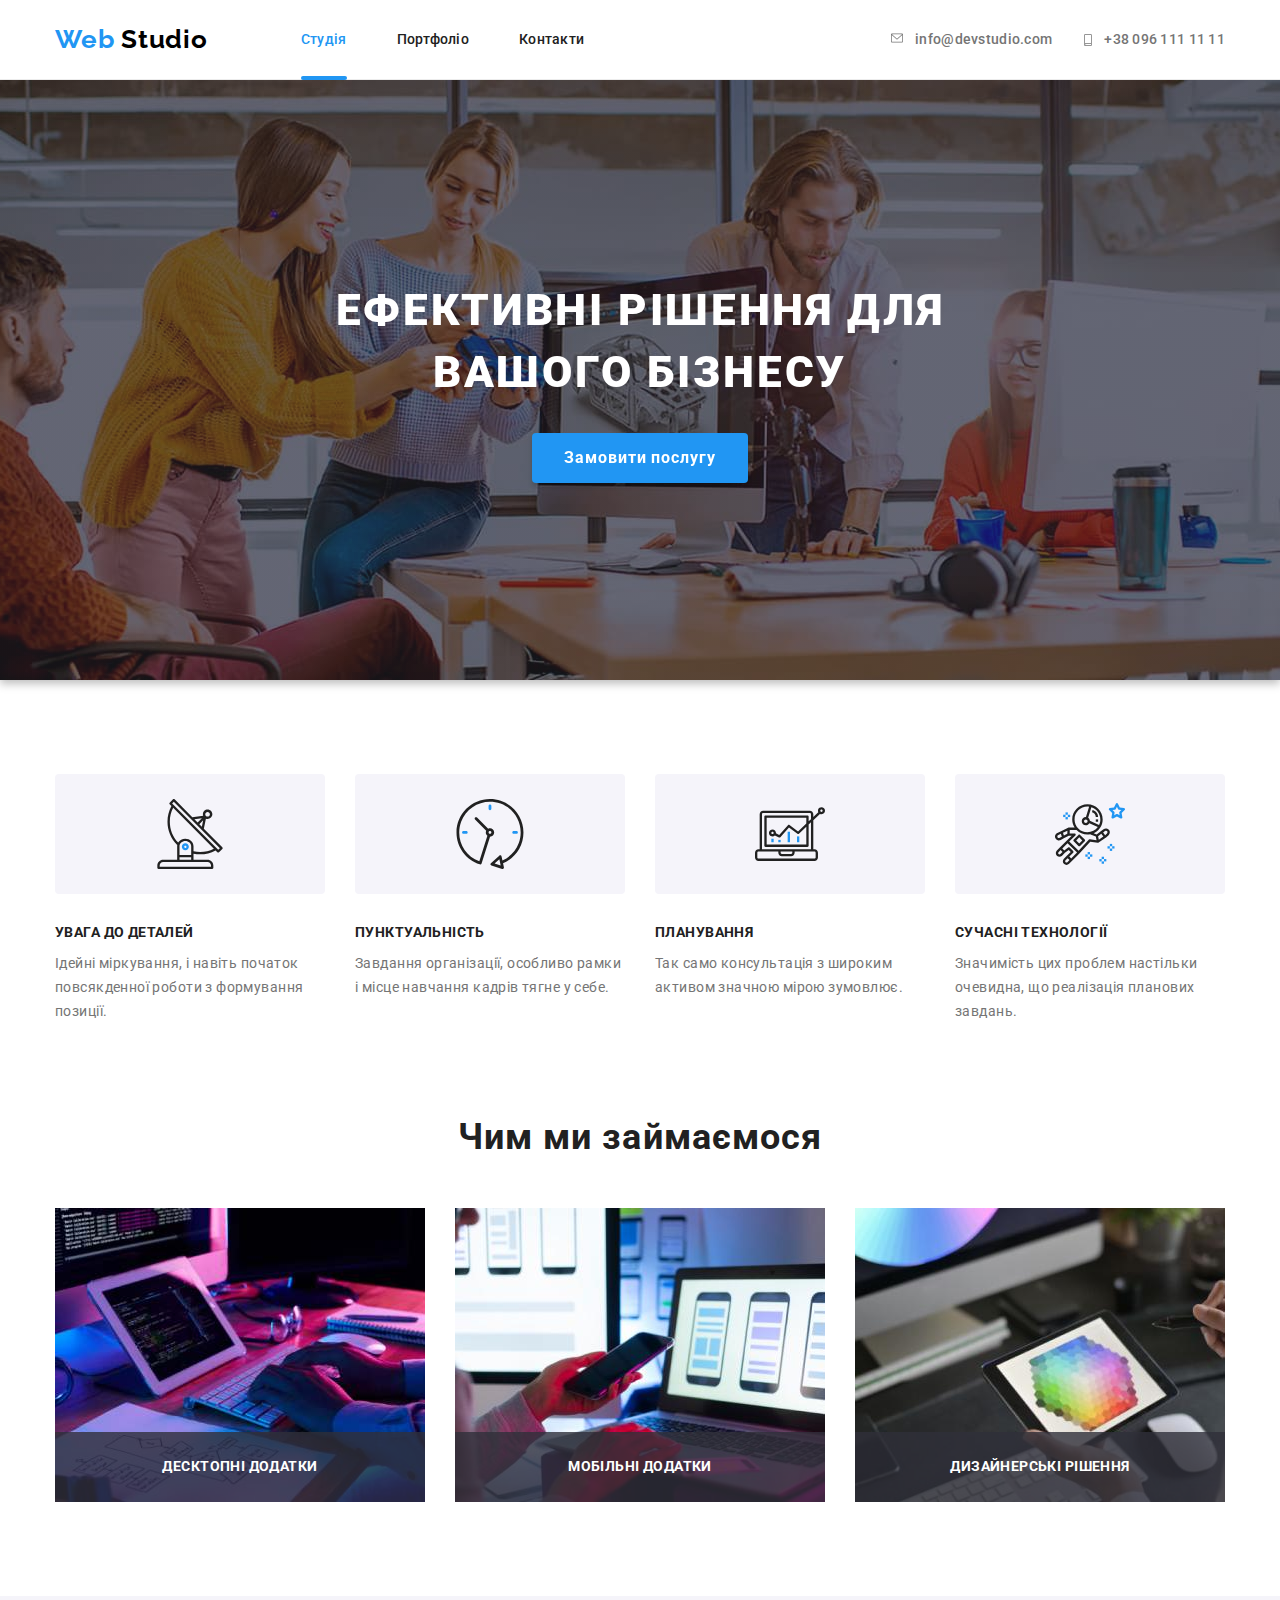
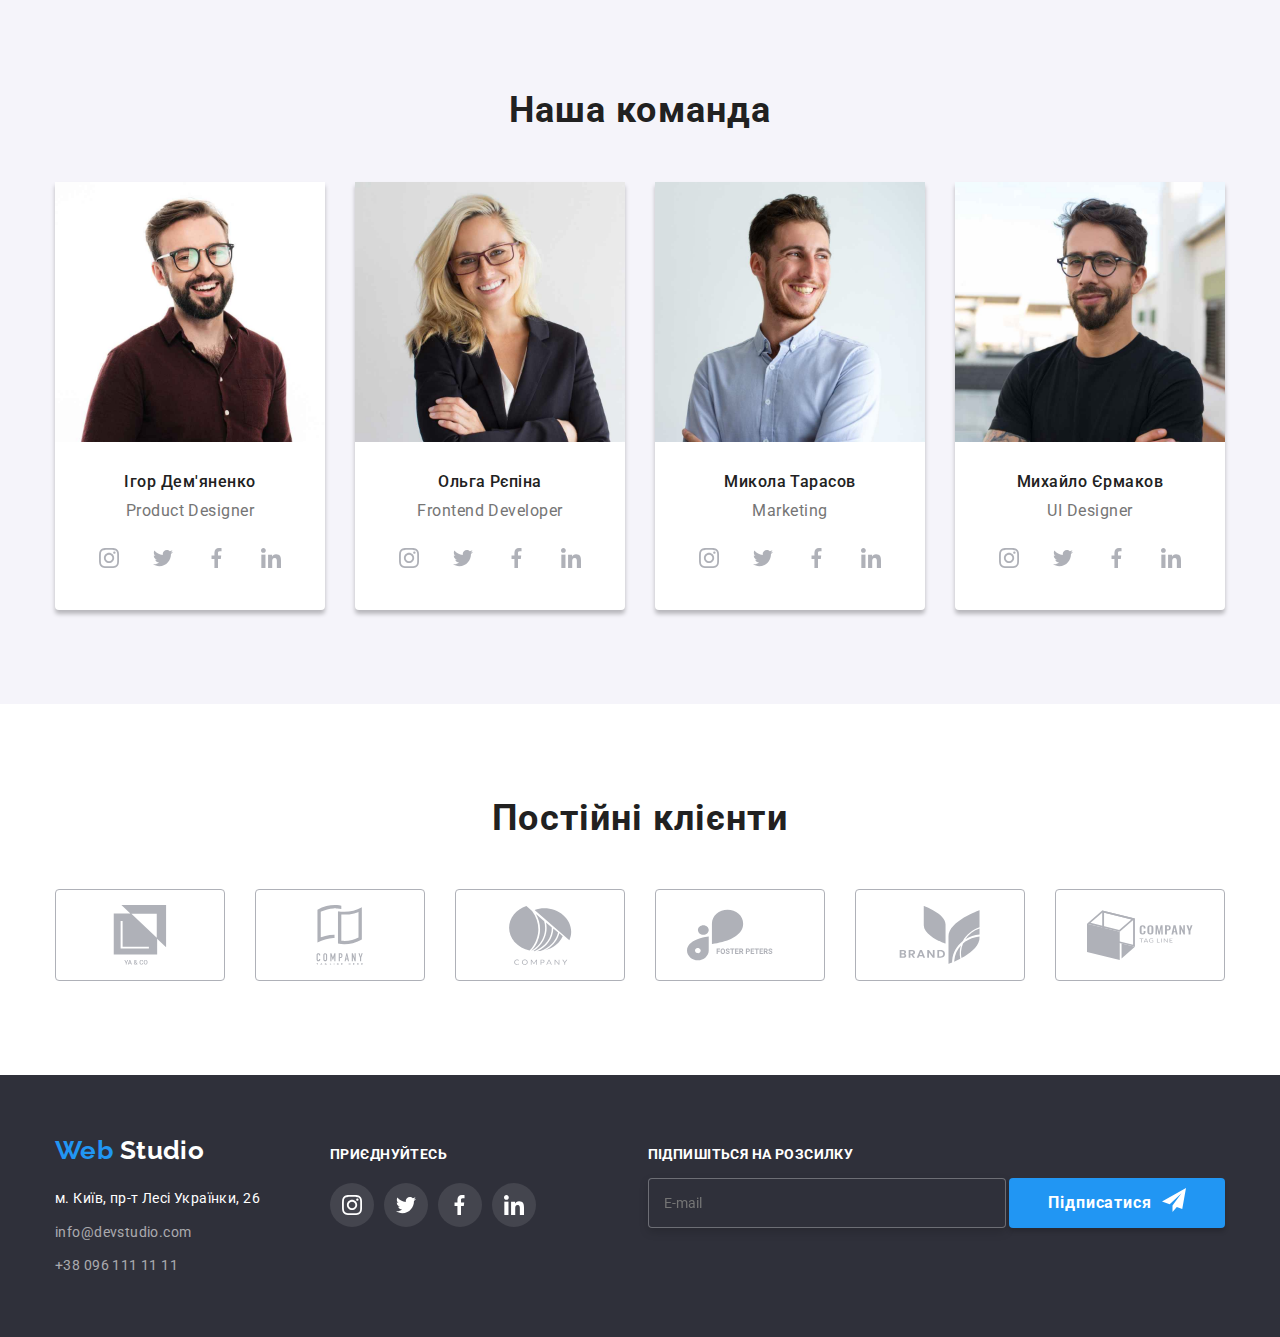
<file: index.html>
<!DOCTYPE html>
<html lang="uk">
	<head>
		<meta charset="UTF-8" />
		<meta http-equiv="X-UA-Compatible" content="IE=edge" />
		<meta name="viewport" content="width=device-width, initial-scale=1.0" />
		<title>WebStudio2</title>
		<link
			rel="stylesheet"
			href="https://cdnjs.cloudflare.com/ajax/libs/modern-normalize/1.1.0/modern-normalize.min.css"
		/>
		<link rel="preconnect" href="https://fonts.googleapis.com" />
		<link rel="preconnect" href="https://fonts.gstatic.com" crossorigin />
		<link
			href="https://fonts.googleapis.com/css2?family=Raleway:wght@700&family=Roboto:wght@400;500;700;900&display=swap"
			rel="stylesheet"
		/>

		<link rel="stylesheet" href="./css/styles.css" />
	</head>
	<body>
		<!------------------header--------------->
		<header class="header">
			<div class="container nav">
				<nav class="main-nav">
					<a href="./index.html" class="logo">
						<span class="web-logo">Web</span>
						Studio
					</a>

					<ul class="site-nav list">
						<li class="nav-items">
							<a href="./index.html" class="nav-link link current">Студія</a>
						</li>
						<li class="nav-items">
							<a href="./portfolio.html" class="nav-link link">Портфоліо</a>
						</li>
						<li class="nav-items"><a href="" class="nav-link link">Контакти</a></li>
					</ul>
				</nav>
				<ul class="auth-list list">
					<li class="auth-items image">
						<a href="mailto:info@devstudio.com" class="auth-link link">
							<svg class="nav-icon" width="16" height="12">
								<use href="./images/header.svg#envelope"></use>
							</svg>
							info@devstudio.com
						</a>
					</li>
					<li class="auth-items image">
						<a href="tel:+380961111111" class="auth-link link">
							<svg class="nav-icon" width="12" height="16">
								<use href="./images/header.svg#phone"></use>
							</svg>
							+38 096 111 11 11
						</a>
					</li>
				</ul>
			</div>
		</header>
		<main>
			<!-------------------hero----------------->
			<section class="hero">
				<div class="container">
					<h1 class="hero-title">Ефективні рішення для вашого бізнесу</h1>
					<button type="button" class="hero-button" data-modal-open>Замовити послугу</button>
				</div>
			</section>

			<!--------------------features----------------->
			<section class="section">
				<div class="features container">
					<h2 class="visually-hidden">Наші особливості</h2>
					<ul class="features-list list">
						<li class="features-items antenna">
							<div class="features-img">
								<svg class="features-icons" width="70" height="70">
									<use href="./images/4symbols.svg#antenna1"></use>
								</svg>
							</div>
							<h3 class="features-title">УВАГА ДО ДЕТАЛЕЙ</h3>
							<p class="features-text">Ідейні міркування, і навіть початок повсякденної роботи з формування позиції.</p>
						</li>
						<li class="features-items clock">
							<div class="features-img">
								<svg class="features-icons" width="70" height="70">
									<use href="./images/4symbols.svg#clock"></use>
								</svg>
							</div>

							<h3 class="features-title">ПУНКТУАЛЬНІСТЬ</h3>
							<p class="features-text">Завдання організації, особливо рамки і місце навчання кадрів тягне у себе.</p>
						</li>
						<li class="features-items diagram">
							<div class="features-img">
								<svg class="features-icons" width="70" height="70">
									<use href="./images/4symbols.svg#diagram"></use>
								</svg>
							</div>

							<h3 class="features-title">ПЛАНУВАННЯ</h3>
							<p class="features-text">Так само консультація з широким активом значною мірою зумовлює.</p>
						</li>
						<li class="features-items astronaut">
							<div class="features-img">
								<svg class="features-icons" width="70" height="70">
									<use href="./images/4symbols.svg#astronaut"></use>
								</svg>
							</div>

							<h3 class="features-title">СУЧАСНІ ТЕХНОЛОГІЇ</h3>
							<p class="features-text">Значимість цих проблем настільки очевидна, що реалізація планових завдань.</p>
						</li>
					</ul>
				</div>
			</section>

			<!------------------what we do----------------->

			<section class="work">
				<div class="container">
					<h2 class="section-title">Чим ми займаємося</h2>
					<ul class="list work-item">
						<li class="work-item">
							<img src="./images/box1.jpg" alt="typingnipad" width="370" height="294" />
							<p class="work-text">Десктопні додатки</p>
						</li>

						<li class="work-item">
							<img src="./images/box2.jpg" alt="swerring phone with computer desing" width="370" height="294" />
							<p class="work-text">Мобільні додатки</p>
						</li>

						<li class="work-item">
							<img src="./images/box3.jpg" alt="colours" width="370" height="294" />
							<p class="work-text">Дизайнерські рішення</p>
						</li>
					</ul>
				</div>
			</section>

			<!------------------team---------------->

			<section class="team section">
				<div class="container">
					<h2 class="section-title">Наша команда</h2>
					<ul class="list team-list">
						<li class="team-item">
							<img src="./images/img.jpg" alt="Ігор Дем'яненко" width="270" height="260" />
							<div class="member-wrap">
								<h3 class="team-member">Ігор Дем'яненко</h3>
								<p lang="en" class="team-text">Product Designer</p>
								<ul class="member-list list">
									<li>
										<a href="" class="member-link">
											<svg class="member-icon" width="20" height="20">
												<use href="./images/sprite.svg#instagramteam"></use>
											</svg>
										</a>
									</li>
									<li>
										<a href="" class="member-link">
											<svg class="member-icon" width="20" height="20">
												<use href="./images/sprite.svg#twitterteam"></use>
											</svg>
										</a>
									</li>
									<li>
										<a href="" class="member-link">
											<svg class="member-icon" width="20" height="20">
												<use href="./images/sprite.svg#facebookteam"></use>
											</svg>
										</a>
									</li>
									<li>
										<a href="" class="member-link">
											<svg class="member-icon" width="20" height="20">
												<use href="./images/sprite.svg#linkedinteam"></use>
											</svg>
										</a>
									</li>
								</ul>
							</div>
						</li>

						<li class="team-item">
							<img src="./images/frontend.jpg" alt="Ольга Рєпіна" width="270" height="260" />
							<div class="member-wrap">
								<h3 class="team-member">Ольга Рєпіна</h3>
								<p lang="en" class="team-text">Frontend Developer</p>
								<ul class="member-list list">
									<li>
										<a href="" class="member-link">
											<svg class="member-icon" width="20" height="20">
												<use href="./images/sprite.svg#instagramteam"></use>
											</svg>
										</a>
									</li>
									<li>
										<a href="" class="member-link">
											<svg class="member-icon" width="20" height="20">
												<use href="./images/sprite.svg#twitterteam"></use>
											</svg>
										</a>
									</li>
									<li>
										<a href="" class="member-link">
											<svg class="member-icon" width="20" height="20">
												<use href="./images/sprite.svg#facebookteam"></use>
											</svg>
										</a>
									</li>
									<li>
										<a href="" class="member-link">
											<svg class="member-icon" width="20" height="20">
												<use href="./images/sprite.svg#linkedinteam"></use>
											</svg>
										</a>
									</li>
								</ul>
							</div>
						</li>

						<li class="team-item">
							<img src="./images/marketing.jpg" alt="marketing" width="270" height="260" />
							<div class="member-wrap">
								<h3 class="team-member">Микола Тарасов</h3>
								<p lang="en" class="team-text">Marketing</p>
								<ul class="member-list list">
									<li>
										<a href="" class="member-link">
											<svg class="member-icon" width="20" height="20">
												<use href="./images/sprite.svg#instagramteam"></use>
											</svg>
										</a>
									</li>
									<li>
										<a href="" class="member-link">
											<svg class="member-icon" width="20" height="20">
												<use href="./images/sprite.svg#twitterteam"></use>
											</svg>
										</a>
									</li>
									<li>
										<a href="" class="member-link">
											<svg class="member-icon" width="20" height="20">
												<use href="./images/sprite.svg#facebookteam"></use>
											</svg>
										</a>
									</li>
									<li>
										<a href="" class="member-link">
											<svg class="member-icon" width="20" height="20">
												<use href="./images/sprite.svg#linkedinteam"></use>
											</svg>
										</a>
									</li>
								</ul>
							</div>
						</li>

						<li class="team-item">
							<img src="./images/ui.jpg" alt="UI designer" width="270" height="260" />
							<div class="member-wrap">
								<h3 class="team-member">Михайло Єрмаков</h3>
								<p lang="en" class="team-text">UI Designer</p>
								<ul class="member-list list">
									<li>
										<a href="" class="member-link">
											<svg class="member-icon" width="20" height="20">
												<use href="./images/sprite.svg#instagramteam"></use>
											</svg>
										</a>
									</li>
									<li>
										<a href="" class="member-link">
											<svg class="member-icon" width="20" height="20">
												<use href="./images/sprite.svg#twitterteam"></use>
											</svg>
										</a>
									</li>
									<li>
										<a href="" class="member-link">
											<svg class="member-icon" width="20" height="20">
												<use href="./images/sprite.svg#facebookteam"></use>
											</svg>
										</a>
									</li>
									<li>
										<a href="" class="member-link">
											<svg class="member-icon" width="20" height="20">
												<use href="./images/sprite.svg#linkedinteam"></use>
											</svg>
										</a>
									</li>
								</ul>
							</div>
						</li>
					</ul>
				</div>
			</section>

			<!--clients-->

			<section class="clients section">
				<div class="container">
					<h2 class="section-title">Постійні клієнти</h2>
					<ul class="clients-list list">
						<li>
							<a href="" class="clients-link">
								<svg class="clients-icon" width="106" height="60">
									<use href="./images/companyes.svg#company1"></use>
								</svg>
							</a>
						</li>
						<li>
							<a href="" class="clients-link">
								<svg class="clients-icon" width="106" height="60">
									<use href="./images/companyes.svg#company2"></use>
								</svg>
							</a>
						</li>
						<li>
							<a href="" class="clients-link">
								<svg class="clients-icon" width="106" height="60">
									<use href="./images/companyes.svg#company3"></use>
								</svg>
							</a>
						</li>
						<li>
							<a href="" class="clients-link">
								<svg class="clients-icon" width="106" height="60">
									<use href="./images/companyes.svg#company4"></use>
								</svg>
							</a>
						</li>
						<li>
							<a href="" class="clients-link">
								<svg class="clients-icon" width="106" height="60">
									<use href="./images/companyes.svg#company5"></use>
								</svg>
							</a>
						</li>
						<li>
							<a href="" class="clients-link">
								<svg class="clients-icon" width="106" height="60">
									<use href="./images/companyes.svg#company6"></use>
								</svg>
							</a>
						</li>
					</ul>
				</div>
			</section>
		</main>

		<!-----------------contacts----------------->
		<footer class="footer">
			<div class="container">
				<div class="footer-adress">
					<a href="./index.html" class="logo-fotter">
						<span class="web-logo">Web</span>
						Studio
					</a>
					<address>
						<ul class="list">
							<li class="footer-item">
								<a
									href="https://goo.gl/maps/sFk5yyz6UHV8gfSE6"
									class="adress"
									target="_blank"
									rel="noreferrer noopener"
								>
									м. Київ, пр-т Лесі Українки, 26
								</a>
							</li>
							<li class="footer-item">
								<a class="contacts" href="mailto:info@devstudio.com">info@devstudio.com</a>
							</li>
							<li class="footer-item">
								<a class="contacts" href="tel:+380961111111">+38 096 111 11 11</a>
							</li>
						</ul>
					</address>
				</div>
				<div class="footer-social">
					<p class="footer-title">приєднуйтесь</p>
					<ul class="member-list list">
						<li>
							<a href="" class="member-link link footer-icon">
								<svg class="member-icon" width="20" height="20">
									<use href="./images/sprite.svg#instagramteam"></use>
								</svg>
							</a>
						</li>
						<li>
							<a href="" class="member-link link footer-icon">
								<svg class="member-icon" width="20" height="20">
									<use href="./images/sprite.svg#twitterteam"></use>
								</svg>
							</a>
						</li>
						<li>
							<a href="" class="member-link link footer-icon">
								<svg class="member-icon" width="20" height="20">
									<use href="./images/sprite.svg#facebookteam"></use>
								</svg>
							</a>
						</li>
						<li>
							<a href="" class="member-link link footer-icon">
								<svg class="member-icon" width="20" height="20">
									<use href="./images/sprite.svg#linkedinteam"></use>
								</svg>
							</a>
						</li>
					</ul>
				</div>

				<div class="footer-suscribe">
					<p class="footer-suscribe-title">Підпишіться на розсилку</p>
					<form>
						<label for="email"></label>
						<input class="footer-suscribe-input" type="text" name="email" id="email" placeholder="E-mail" />

						<button class="footer-suscribe-btn" type="submit">
							Підписатися
							<svg class="footer-send-icon" width="24" height="24">
								<use href="./images/sprite.svg#iconsend"></use>
							</svg>
						</button>
					</form>
				</div>
			</div>
		</footer>

		<!------modal window------->
		<div class="backdrop is-hidden js-speaker-form" data-modal>
			<div class="modal">
				<div class="modal-popup">
					<button class="modal-close-btn" data-modal-close>
						<svg class="modal-close-icon" width="11" height="11">
							<use href="./images/sprite.svg#close"></use>
						</svg>
					</button>

					<form class="modal-form js-speaker-form" name="modal-form">
						<p class="modal-title">Залиште свої дані, ми вам передзвонимо</p>

						<div class="modal-form-wrapper">
							<label class="modal-form-label" for="user_name">Ім'я</label>
							<input class="modal-form-input" type="text" name="user_name" id="user_name" required />
							<svg class="modal-form-icon" width="16" height="16">
								<use href="./images/sprite.svg#person"></use>
							</svg>
						</div>

						<div class="modal-form-wrapper">
							<label class="modal-form-label" for="tel">Телефон</label>
							<input class="modal-form-input" type="tel" name="tel" id="tel" required />
							<svg class="modal-form-icon" width="18" height="18">
								<use href="./images/sprite.svg#tel"></use>
							</svg>
						</div>

						<div class="modal-form-wrapper">
							<label class="modal-form-label" for="mail">Пошта</label>
							<input class="modal-form-input" type="email" name="mail" id="mail" required />
							<svg class="modal-form-icon" width="18" height="18">
								<use href="./images/sprite.svg#mail"></use>
							</svg>
						</div>

						<div class="modal-form-textarea">
							<label class="modal-form-label" for="user_message">Коментар</label>
							<textarea
								class="modal-form-message"
								name="user_message"
								id="user_message"
								rows="6"
								placeholder="Введіть текст"
							></textarea>
						</div>

						<div class="modal-form-agreement" role="group">
							<label class="modal-checkbox-agreement-label">
								<input class="modal-form-checkbox" type="checkbox" name="agreement" value="agreement" required />
								<span class="checkbox-icon-agreement"></span>
								Погоджуюся з розсилкою та приймаю
								<a
									href="https://uk.wikipedia.org/wiki/%D0%94%D0%BE%D0%B3%D0%BE%D0%B2%D1%96%D1%80"
									class="modal-link link"
									target="_blank"
								>
									Умови договору
								</a>
							</label>
						</div>

						<button type="submit" class="modal-form-btn">Відправити</button>
					</form>
				</div>
			</div>
		</div>
		<script src="./js/modal.js"></script>
	</body>
</html>
</file>
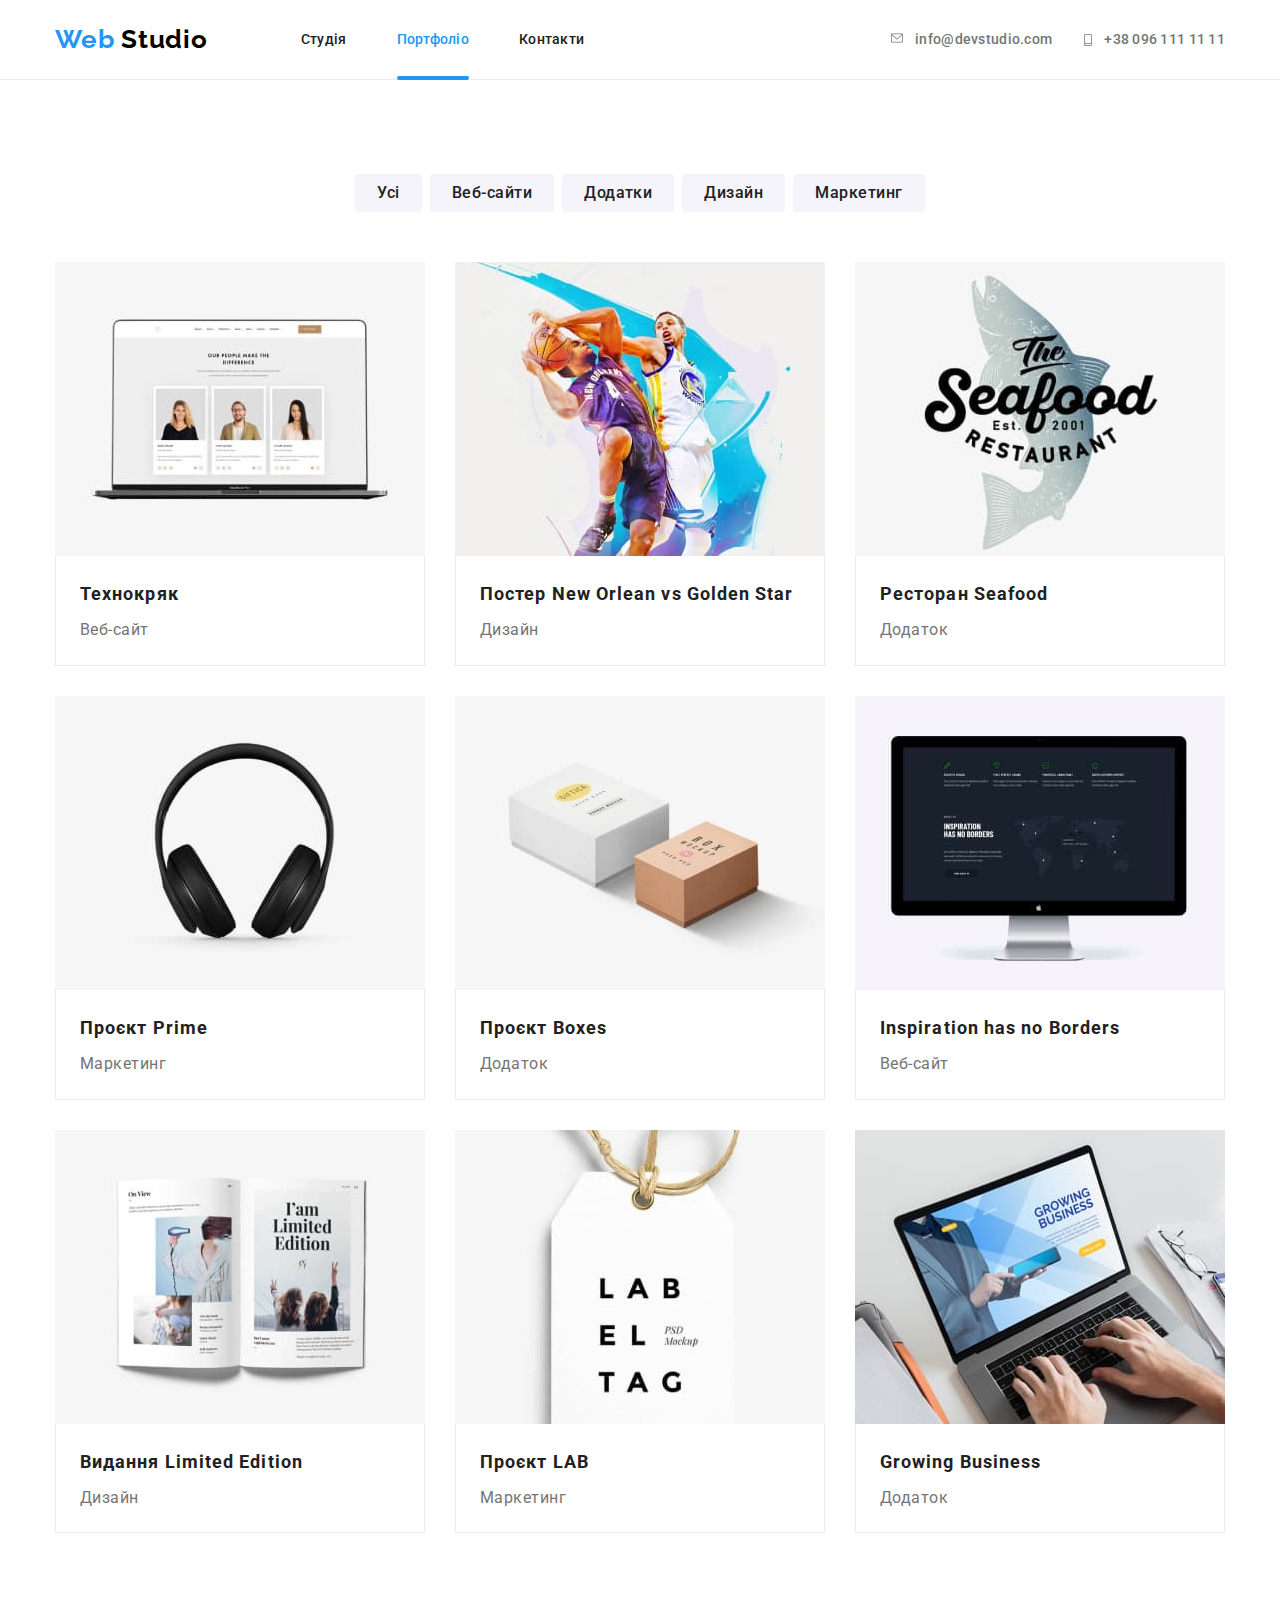
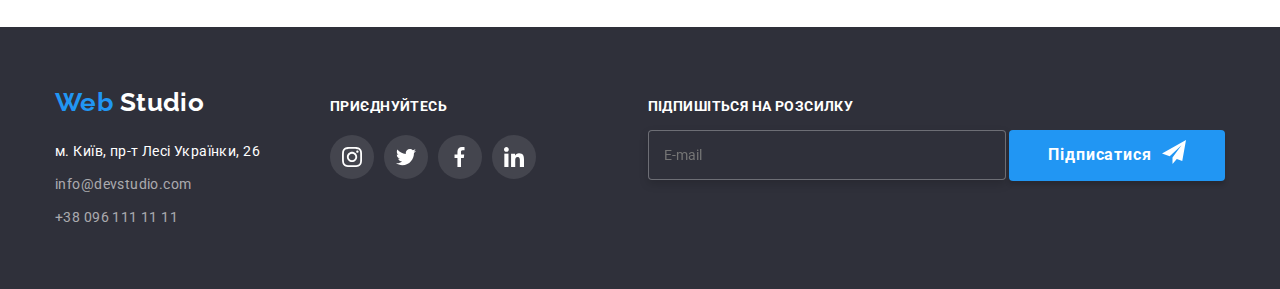
<file: portfolio.html>
<!DOCTYPE html>
<html lang="uk">
	<head>
		<meta charset="UTF-8" />
		<meta http-equiv="X-UA-Compatible" content="IE=edge" />
		<meta name="viewport" content="width=device-width, initial-scale=1.0" />
		<title>Portfolio</title>
		<link
			rel="stylesheet"
			href="https://cdnjs.cloudflare.com/ajax/libs/modern-normalize/1.1.0/modern-normalize.min.css"
		/>
		<link rel="preconnect" href="https://fonts.googleapis.com" />
		<link rel="preconnect" href="https://fonts.gstatic.com" crossorigin />
		<link
			href="https://fonts.googleapis.com/css2?family=Raleway:wght@700&family=Roboto:wght@400;500;700;900&display=swap"
			rel="stylesheet"
		/>
		<link rel="stylesheet" href="./css/styles.css" />
	</head>
	<body>
		<!---------------header------------------>
		<header class="header">
			<div class="container nav">
				<nav class="main-nav">
					<a href="./index.html" class="logo">
						<span class="web-logo">Web</span>
						Studio
					</a>

					<ul class="site-nav list">
						<li class="nav-items">
							<a href="./index.html" class="nav-link link">Студія</a>
						</li>
						<li class="nav-items">
							<a href="./portfolio.html" class="nav-link link current">Портфоліо</a>
						</li>
						<li class="nav-items"><a href="" class="nav-link link">Контакти</a></li>
					</ul>
				</nav>
				<ul class="auth-list list">
					<li class="auth-items image">
						<a href="mailto:info@devstudio.com" class="auth-link link">
							<svg class="nav-icon" width="16" height="12">
								<use href="./images/header.svg#envelope"></use>
							</svg>
							info@devstudio.com
						</a>
					</li>
					<li class="auth-items image">
						<a href="tel:+380961111111" class="auth-link link">
							<svg class="nav-icon" width="12" height="16">
								<use href="./images/header.svg#phone"></use>
							</svg>
							+38 096 111 11 11
						</a>
					</li>
				</ul>
			</div>
		</header>

		<!-------------------main------------------->

		<main>
			<section class="projects section">
				<h1 class="visually-hidden">Наші роботи</h1>
				<div class="container">
					<ul class="filters list">
						<li class="filters-item">
							<button class="button" type="button">Усі</button>
						</li>
						<li class="filters-item">
							<button class="button" type="button">Веб-сайти</button>
						</li>
						<li class="filters-item">
							<button class="button" type="button">Додатки</button>
						</li>
						<li class="filters-item">
							<button class="button" type="button">Дизайн</button>
						</li>
						<li class="filters-item">
							<button class="button" type="button">Маркетинг</button>
						</li>
					</ul>

					<ul class="portfolio-list list">
						<li class="portfolio-item">
							<a href="" class="portfolio-link link">
								<div class="portfolio-thumb">
									<img src="./images/computer.jpg" alt="laptop with photos" width="370" height="294" />
									<div class="portfolio-overlay">
										<p class="portfolio-content">
											Ресурс пропонує комплексні пропозиції з різним рівнем функціоналу та сервісів. Все це дозволить
											відвідувачу отримати вичерпні відомості про компанію чи приватну особу.
										</p>
									</div>
								</div>
								<div class="portfolio-wrap">
									<h2 class="portfolio-title">Технокряк</h2>
									<p class="portfolio-text">Веб-сайт</p>
								</div>
							</a>
						</li>

						<li class="portfolio-item">
							<a href="" class="portfolio-link link">
								<div class="portfolio-thumb">
									<img src="./images/basket.jpg" alt="two man playing basketball" width="370" height="294" />

									<div class="portfolio-overlay">
										<p class="portfolio-content">
											Ресурс пропонує комплексні пропозиції з різним рівнем функціоналу та сервісів. Все це дозволить
											відвідувачу отримати вичерпні відомості про компанію чи приватну особу.
										</p>
									</div>
								</div>
								<div class="portfolio-wrap">
									<h2 class="portfolio-title">Постер New Orlean vs Golden Star</h2>
									<p class="portfolio-text">Дизайн</p>
								</div>
							</a>
						</li>

						<li class="portfolio-item">
							<a href="" class="portfolio-link link">
								<div class="portfolio-thumb">
									<img src="./images/seafood.jpg" alt="seafood restaurant" width="370" height="294" />

									<div class="portfolio-overlay">
										<p class="portfolio-content">
											Ресурс пропонує комплексні пропозиції з різним рівнем функціоналу та сервісів. Все це дозволить
											відвідувачу отримати вичерпні відомості про компанію чи приватну особу.
										</p>
									</div>
								</div>
								<div class="portfolio-wrap">
									<h2 class="portfolio-title">Ресторан Seafood</h2>
									<p class="portfolio-text">Додаток</p>
								</div>
							</a>
						</li>

						<li class="portfolio-item">
							<a href="" class="portfolio-link link">
								<div class="portfolio-thumb">
									<img src="./images/pods.jpg" alt="black pods" width="370" height="294" />
									<div class="portfolio-overlay">
										<p class="portfolio-content">
											Ресурс пропонує комплексні пропозиції з різним рівнем функціоналу та сервісів. Все це дозволить
											відвідувачу отримати вичерпні відомості про компанію чи приватну особу.
										</p>
									</div>
								</div>
								<div class="portfolio-wrap">
									<h2 class="portfolio-title">Проєкт Prime</h2>
									<p class="portfolio-text">Маркетинг</p>
								</div>
							</a>
						</li>

						<li class="portfolio-item">
							<a href="" class="portfolio-link link">
								<div class="portfolio-thumb">
									<img src="./images/box.jpg" alt="two boxes" width="370" height="294" />

									<div class="portfolio-overlay">
										<p class="portfolio-content">
											Ресурс пропонує комплексні пропозиції з різним рівнем функціоналу та сервісів. Все це дозволить
											відвідувачу отримати вичерпні відомості про компанію чи приватну особу.
										</p>
									</div>
								</div>
								<div class="portfolio-wrap">
									<h2 class="portfolio-title">Проєкт Boxes</h2>
									<p class="portfolio-text">Додаток</p>
								</div>
							</a>
						</li>

						<li class="portfolio-item">
							<a href="" class="portfolio-link link">
								<div class="portfolio-thumb">
									<img src="./images/screen.jpg" alt="big computer screen" width="370" height="294" />

									<div class="portfolio-overlay">
										<p class="portfolio-content">
											Ресурс пропонує комплексні пропозиції з різним рівнем функціоналу та сервісів. Все це дозволить
											відвідувачу отримати вичерпні відомості про компанію чи приватну особу.
										</p>
									</div>
								</div>
								<div class="portfolio-wrap">
									<h2 class="portfolio-title">Inspiration has no Borders</h2>
									<p class="portfolio-text">Веб-сайт</p>
								</div>
							</a>
						</li>

						<li class="portfolio-item">
							<a href="" class="portfolio-link link">
								<div class="portfolio-thumb">
									<img src="./images/book.jpg" alt="open book with pictures in it" width="370" height="294" />
									<div class="portfolio-overlay">
										<p class="portfolio-content">
											Ресурс пропонує комплексні пропозиції з різним рівнем функціоналу та сервісів. Все це дозволить
											відвідувачу отримати вичерпні відомості про компанію чи приватну особу.
										</p>
									</div>
								</div>
								<div class="portfolio-wrap">
									<h2 class="portfolio-title">Видання Limited Edition</h2>
									<p class="portfolio-text">Дизайн</p>
								</div>
							</a>
						</li>

						<li class="portfolio-item">
							<a href="" class="portfolio-link link">
								<div class="portfolio-thumb">
									<img src="./images/lable.jpg" alt="label with label" width="370" height="294" />
									<div class="portfolio-overlay">
										<p class="portfolio-content">
											Ресурс пропонує комплексні пропозиції з різним рівнем функціоналу та сервісів. Все це дозволить
											відвідувачу отримати вичерпні відомості про компанію чи приватну особу.
										</p>
									</div>
								</div>
								<div class="portfolio-wrap">
									<h2 class="portfolio-title">Проєкт LAB</h2>
									<p class="portfolio-text">Маркетинг</p>
								</div>
							</a>
						</li>

						<li class="portfolio-item">
							<a href="" class="portfolio-link link">
								<div class="portfolio-thumb">
									<img
										src="./images/comp2.jpg"
										alt="notebook on the table witn hands man who is typing"
										width="370"
										height="294"
									/>
									<div class="portfolio-overlay">
										<p class="portfolio-content">
											Ресурс пропонує комплексні пропозиції з різним рівнем функціоналу та сервісів. Все це дозволить
											відвідувачу отримати вичерпні відомості про компанію чи приватну особу.
										</p>
									</div>
								</div>
								<div class="portfolio-wrap">
									<h2 class="portfolio-title">Growing Business</h2>
									<p class="portfolio-text">Додаток</p>
								</div>
							</a>
						</li>
					</ul>
				</div>
			</section>
		</main>

		<!----------------footer contacts------------->

		<footer class="footer">
			<div class="container">
				<div class="footer-adress">
					<a href="./index.html" class="logo-fotter">
						<span class="web-logo">Web</span>
						Studio
					</a>
					<address>
						<ul class="list">
							<li class="footer-item">
								<a
									href="https://goo.gl/maps/sFk5yyz6UHV8gfSE6"
									class="adress"
									target="_blank"
									rel="noreferrer noopener"
								>
									м. Київ, пр-т Лесі Українки, 26
								</a>
							</li>
							<li class="footer-item">
								<a class="contacts" href="mailto:info@devstudio.com">info@devstudio.com</a>
							</li>
							<li class="footer-item">
								<a class="contacts" href="tel:+380961111111">+38 096 111 11 11</a>
							</li>
						</ul>
					</address>
				</div>
				<div class="footer-social">
					<p class="footer-title">приєднуйтесь</p>
					<ul class="member-list list">
						<li>
							<a href="" class="member-link link footer-icon">
								<svg class="member-icon" width="20" height="20">
									<use href="./images/sprite.svg#instagramteam"></use>
								</svg>
							</a>
						</li>
						<li>
							<a href="" class="member-link link footer-icon">
								<svg class="member-icon" width="20" height="20">
									<use href="./images/sprite.svg#twitterteam"></use>
								</svg>
							</a>
						</li>
						<li>
							<a href="" class="member-link link footer-icon">
								<svg class="member-icon" width="20" height="20">
									<use href="./images/sprite.svg#facebookteam"></use>
								</svg>
							</a>
						</li>
						<li>
							<a href="" class="member-link link footer-icon">
								<svg class="member-icon" width="20" height="20">
									<use href="./images/sprite.svg#linkedinteam"></use>
								</svg>
							</a>
						</li>
					</ul>
				</div>
				<div class="footer-suscribe">
					<p class="footer-suscribe-title">Підпишіться на розсилку</p>
					<form>
						<label for="email"></label>
						<input class="footer-suscribe-input" type="text" name="email" id="email" placeholder="E-mail" />

						<button class="footer-suscribe-btn" type="submit">
							Підписатися
							<svg class="footer-send-icon" width="24" height="24">
								<use href="./images/sprite.svg#iconsend"></use>
							</svg>
						</button>
					</form>
				</div>
			</div>
		</footer>
	</body>
</html>
</file>
<file: css/styles.css>
:root {
	--main-text-color: #212121;
	--secondary-text-color: #ffffff;
	--ouwer-text-color: #757575;
	--acent-color: #2196f3;
	--acent-btn-cl: #188ce8;
	--contener-color: #eeeeee;
	--logo-color-text: #000000;
	--buttons-port-color: #f5f4fa;
	--footer-text-color: rgba(255, 255, 255, 0.6);
	--background-footer-color: #2f303a;
	--background-section: #e5e5e5;
	--line-color: #ececec;
	--background-color: #ffffff;
	--icon-color: #afb1b8;
	--main-font: Roboto, sans-serif;
	--header-idx: 10;
	--modal-idx: 100;
	--anim-fast: ;
}

body {
	color: var(--main-text-color);
	font-family: var(--main-font);
	font-size: 14px;
	letter-spacing: 0.03em;
	padding-top: 80px;
}

a {
	text-decoration: none;
	font-style: normal;
}

h1,
h2,
h3,
h4,
h5,
h6,
p {
	margin: 0;
}
img {
	display: block;
	max-width: 100%;
	height: auto;
}

button {
	cursor: pointer;
	border: none;
	border-radius: 4px;
}

.section {
	padding-top: 94px;
	padding-bottom: 94px;
}

.container {
	width: 1200px;
	margin: 0 auto;
	padding: 0 15px;
}

.list {
	list-style: none;
	padding-left: 0;
	margin: 0;
}

/*------------утилиты-----------*/

.logo {
	color: var(--logo-color-text);
	font-family: "Raleway";
	font-weight: 700;
	font-size: 26px;
	line-height: 1.2;
	letter-spacing: 0.03em;
	align-items: center;
	margin-right: 93px;
	padding-top: 24px;
	padding-bottom: 25px;
}

.logo-fotter {
	color: var(--background-color);
	font-family: "Raleway";
	font-weight: 700;
	font-size: 26px;
	line-height: 1.2;
}
.web-logo {
	color: var(--acent-color);
}

.visually-hidden {
	position: absolute;
	width: 1px;
	height: 1px;
	margin: -1px;
	border: 0;
	padding: 0;
	white-space: nowrap;
	clip-path: inset(100%);
	clip: rect(0 0 0 0);
	overflow: hidden;
}

.section-title {
	color: var(--main-text-color);
	font-weight: 700;
	font-size: 36px;
	line-height: 1.15;
	letter-spacing: 0.03em;
	text-align: center;
	margin-bottom: 50px;
}
.footer-title {
	font-weight: 700;
	line-height: 1.14;
	text-transform: uppercase;

	color: var(--background-color);

	margin-bottom: 20px;
}

/*-----------header--------------*/

.header {
	position: fixed;
	width: 100%;
	top: 0;
	left: 0;
	height: 80px;
	background-color: var(--background-color);
	border-bottom: 1px solid rgba(236, 236, 236, 1);
	z-index: var(--header-idx);
}

.header .container {
	display: flex;
	align-items: center;
}

.site-nav {
	display: flex;
	gap: 50px;
}

.nav-items {
	position: relative;
	padding-top: 32px;
	padding-bottom: 32px;
}

.nav-link {
	color: var(--main-text-color);
	font-weight: 500;
	font-size: 14px;
	line-height: 1.14;
	letter-spacing: 0.02em;
	display: block;

	transition: color 250ms cubic-bezier(0.4, 0, 0.2, 1);
}

.nav-link:hover,
.nav-link:focus {
	color: var(--acent-color);
}

.current {
	color: var(--acent-color);
}

.current::after {
	content: "";
	position: absolute;
	width: 100%;
	height: 4px;
	left: 0;
	bottom: 0;
	border-radius: 2px;

	background: #2196f3;
}

.auth-list {
	display: flex;
	gap: 30px;
	margin-left: auto;
}

.auth-link {
	color: var(--ouwer-text-color);
	font-weight: 500;
	font-size: 14px;
	line-height: 1.14;
	letter-spacing: 0.02em;
	display: flex;

	transition: color 250ms cubic-bezier(0.4, 0, 0.2, 1);
}
.auth-link:hover,
.auth-link:focus {
	color: var(--acent-color);
}
.nav-icon {
	margin-right: 10px;
	fill: currentColor;
}

/*-------------------------main nav----------------*/

.main-nav {
	display: flex;
	align-items: center;
}

/*-----------------hero-----------------*/

.hero {
	padding-top: 200px;
	padding-bottom: 200px;
	background-color: var(--background-footer-color);
	filter: drop-shadow(0px 4px 4px rgba(0, 0, 0, 0.25));
	text-align: center;
	max-width: 1600px;
	height: 600px;
	margin-left: auto;
	margin-right: auto;
	background-image: linear-gradient(rgba(47, 48, 58, 0.4), rgba(47, 48, 58, 0.4)), url(../images/hero-img.jpg);
	background-repeat: no-repeat;
	background-size: cover;
	background-position: center;
}

.hero-title {
	width: 696px;
	margin-left: auto;
	margin-right: auto;
	color: var(--secondary-text-color);
	font-weight: 900;
	font-size: 44px;
	line-height: 1.4;
	letter-spacing: 0.06em;
	margin-bottom: 30px;
	text-transform: uppercase;
}

/*--------------кнопка замовити послугу------------*/

.hero-button {
	font-family: inherit;
	color: var(--thirdy-color);
	background-color: var(--accent-color);
	font-weight: 700;
	font-size: 16px;
	line-height: 1.88;
	letter-spacing: 0.06em;
	cursor: pointer;
	border-width: 0;
	box-shadow: 0px 4px 4px rgba(0, 0, 0, 0.15);
	border-radius: 4px;
	color: var(--background-color);
	background-color: var(--acent-color);
	padding: 10px 32px;
	min-width: 216px;
	text-align: center;

	transition: background-color 250ms linear;
}

.hero-button:hover,
.hero-button:focus {
	background-color: var(--acent-btn-cl);
}

/*--------------чим ми займаємось----------------*/
.features-list {
	display: flex;
	gap: 30px;
}
.features-items {
	width: 270px;
}
.features-img {
	background-color: #f5f4fa;
	border-radius: 4px;
	width: 100%;
	height: 120px;
	display: flex;
	align-items: center;
	justify-content: center;
	margin-bottom: 30px;
}
.features-title {
	font-weight: 700;
	line-height: 1.18;
	margin-bottom: 10px;
	font-size: 14px;
}
.features-text {
	line-height: 1.72;
	color: var(--ouwer-text-color);
}

/* --------наші роботи ----------- */
.work {
	padding-top: 0;
	padding-bottom: 94px;
}

.work-item {
	position: relative;
	display: flex;
	gap: 30px;
}

.work-text {
	display: flex;
	align-items: center;
	justify-content: center;
	position: absolute;
	width: 100%;
	height: 70px;
	bottom: 0;
	background: rgba(47, 48, 58, 0.8);
	font-weight: 700;
	line-height: 1.14;
	text-transform: uppercase;
	color: #ffffff;
}
/*----------------------Команда-----------------*/

.team {
	background-color: var(--buttons-port-color);
}

.team-list {
	display: flex;
	gap: 30px;
}

.team-item {
	width: 270px;
	background-color: var(--background-color);
	box-shadow: 0px 4px 4px 0px rgba(0, 0, 0, 0.25);
	border-radius: 0px 0px 4px 4px;
}
.member-wrap {
	padding: 30px 0;
	text-align: center;
}
.team-member {
	font-weight: 500;
	font-size: 16px;
	line-height: 19px;

	letter-spacing: 0.03em;

	color: var(--main-text-color);
	margin-bottom: 10px;
}
.team-text {
	font-size: 16px;
	line-height: 1.2;
	letter-spacing: 0.03em;
	color: var(--ouwer-text-color);

	margin-bottom: 16px;
}
.member-list {
	display: flex;
	justify-content: center;
	gap: 10px;
}
.member-link {
	display: flex;
	align-items: center;
	justify-content: center;
	width: 44px;
	height: 44px;
	border-radius: 50%;

	color: var(--icon-color);

	transition: color 250ms cubic-bezier(0.4, 0, 0.2, 1), background-color 250ms cubic-bezier(0.4, 0, 0.2, 1);
}
.member-link:hover,
.member-link:focus {
	background-color: var(--acent-color);
	color: var(--background-color);
}

.member-icon {
	fill: currentColor;
}

/* --------------clients------------- */

.clients-list {
	display: flex;
	gap: 30px;
}

.clients-link {
	display: flex;
	justify-content: center;
	align-items: center;
	width: 170px;
	height: 92px;
	border: 1px solid currentColor;
	border-radius: 4px;
	color: var(--icon-color);

	transition: color 250ms cubic-bezier(0.4, 0, 0.2, 1);
}

.clients-link:hover,
.clients-link:focus {
	color: var(--acent-color);
}

.clients-icon {
	fill: currentColor;
}

/*----------------footer--------------*/
.footer {
	padding: 60px 0;
	background-color: var(--background-footer-color);
}
.footer .container {
	display: flex;
	align-items: baseline;
}

.footer-social {
	margin-left: 70px;
}

address {
	margin-top: 20px;
	font-style: normal;
}

.footer-item:not(:last-child) {
	margin-bottom: 9px;
}

.footer-icon {
	background-color: rgba(255, 255, 255, 0.1);
	color: var(--background-color);

	transition: background-color 250ms cubic-bezier(0.4, 0, 0.2, 1);
}

.adress {
	line-height: 1.73;
	color: var(--secondary-text-color);
}
.adress:hover,
.adress:focus {
	color: var(--acent-color);
	transition: color 250ms cubic-bezier(0.4, 0, 0.2, 1);
}

.contacts {
	font-size: 14px;
	line-height: 1.73;
	letter-spacing: 0.03em;
	color: var(--footer-text-color);
	transition: color 250ms cubic-bezier(0.4, 0, 0.2, 1);
}

.contacts:hover,
.contacts:focus {
	color: var(--acent-color);
}

.footer-suscribe {
	margin-left: auto;
}

.footer-suscribe input {
	width: 358px;
	height: 50px;
	padding: 16px 15px;
	background: #2f303a;
	border: 1px solid rgba(255, 255, 255, 0.3);
	filter: drop-shadow(0px 4px 4px rgba(0, 0, 0, 0.15));
	border-radius: 4px;
}

.footer-suscribe-title {
	font-weight: 700;
	font-size: 14px;
	line-height: 1.14;
	letter-spacing: 0.03em;
	text-transform: uppercase;

	margin-bottom: 15px;

	color: var(--background-color);
}

.footer-suscribe-input {
	color: #ffffff;
	outline: none;
}

.footer-suscribe-btn {
	position: relative;

	font-family: inherit;
	font-weight: 700;
	font-size: 16px;
	line-height: 1.88;
	letter-spacing: 0.06em;

	margin: 0;
	padding: 10px 62px 10px 28px;

	min-width: 216px;
	text-align: center;

	cursor: pointer;

	color: var(--thirdy-color);
	background-color: var(--accent-color);
	border-width: 0;
	box-shadow: 0px 4px 4px rgba(0, 0, 0, 0.15);
	border-radius: 4px;
	color: var(--background-color);
	background-color: var(--acent-color);

	transition: background-color 250ms cubic-bezier(0.4, 0, 0.2, 1);
}

.footer-suscribe-btn:hover,
.footer-suscribe-btn:focus {
	background-color: var(--acent-btn-cl);
}

.footer-send-icon {
	position: absolute;
	color: white;
	margin-left: 10px;
}
/*--------------portfolio------------*/

/*--header--*/
/*--баді прописан зверху для обох сторінок--*/
/*--header portfolio--*/

.site-nav .link {
	color: var(--main-text-color);
}
.site-nav .link:hover {
	color: var(--acent-color);
}
.site-nav .link:focus {
	color: var(--main-text-color);
}
.site-nav .link.current {
	color: var(--acent-color);
}

/*-------------Кнопки--------------*/

.filters {
	display: flex;
	gap: 8px;
	justify-content: center;
	margin-bottom: 50px;
}

.button {
	background-color: var(--buttons-port-color);
	color: var(--secondary-color);
	font-family: inherit;
	font-weight: 500;
	font-size: 16px;
	line-height: 1.63;
	letter-spacing: 0.03em;
	border: none;
	border-radius: 4px;
	cursor: pointer;
	padding: 6px 22px;

	transition-property: color, background-color, box-shadow;
	transition-duration: 250ms;
	transition-timing-function: cubic-bezier(0.165, 0.84, 0.44, 1);
}

.button:hover,
.button:focus {
	color: var(--background-color);
	background-color: var(--acent-color);
	box-shadow: 0px 3px 1px rgba(0, 0, 0, 0.1), 0px 1px 2px rgba(0, 0, 0, 0.08), 0px 2px 2px rgba(0, 0, 0, 0.12);
}

/*---------------main------------*/

.portfolio-list {
	display: flex;
	flex-wrap: wrap;
	gap: 30px;
}

.portfolio-item {
	width: 370px;
}

.portfolio-link {
	display: block;
	transition-property: box-shadow;
	transition-duration: 250ms;
	transition-timing-function: cubic-bezier(0.165, 0.84, 0.44, 1);
}

.portfolio-link:hover,
.portfolio-link:focus {
	box-shadow: 0px 1px 1px rgba(0, 0, 0, 0.12), 0px 4px 4px rgba(0, 0, 0, 0.06), 1px 4px 6px rgba(0, 0, 0, 0.16);
}

.portfolio-thumb {
	position: relative;
	overflow: hidden;
}

/* .portfolio-thumb:hover::before {
	opacity: 1;
} */

.portfolio-overlay {
	position: absolute;
	top: 0;
	left: 0;
	width: 100%;
	height: 100%;
	background-color: rgba(33, 150, 243, 0.9);

	transform: translateY(100%);
	transition: transform 250ms cubic-bezier(0.4, 0, 0.2, 1);
}

.portfolio-link:hover .portfolio-overlay,
.portfolio-link:focus .portfolio-overlay {
	transform: translateY(0);
}

.portfolio-link:hover .portfolio-action,
.portfolio-link:focus .portfolio-action {
	opacity: 1;
}

.portfolio-action:hover::before {
	opacity: 1;
}
.portfolio-content {
	position: absolute;
	bottom: 0;

	padding: 63px 24px;

	font-weight: 400;
	font-size: 18px;
	line-height: 1.56;
	letter-spacing: 0.03em;
	color: #ffffff;
}

.portfolio-wrap {
	border-bottom: 1px solid var(--line-color);
	border-left: 1px solid var(--line-color);
	border-right: 1px solid var(--line-color);
	padding: 20px 24px;
}

.portfolio-title {
	font-weight: 700;
	font-size: 18px;
	line-height: 2;
	letter-spacing: 0.06em;
	margin-bottom: 4px;
	color: var(--main-text-color);
}

.portfolio-text {
	color: var(--ouwer-text-color);
	font-weight: 400;
	font-size: 16px;
	line-height: 1.8;
	letter-spacing: 0.03em;
}

/*----------modal window---------*/
.backdrop {
	position: fixed;
	top: 0;
	left: 0;
	width: 100%;
	height: 100%;
	background-color: rgba(0, 0, 0, 0.2);
	z-index: var(--modal-idx);
	backdrop-filter: blur(1px);

	opacity: 1;
	transition: opacity 150ms linear, visibility 150ms linear;
}

.backdrop.is-hidden {
	opacity: 0;
	visibility: hidden;
	pointer-events: none;
}

.backdrop.is-hidden .modal {
	transform: translate(-50%, -50%) scale(1.5);
}

.modal {
	position: absolute;
	width: 528px;
	height: 581px;
	top: 50%;
	left: 50%;

	background-color: #ffffff;
	box-shadow: 0px 1px 3px rgba(0, 0, 0, 0.12), 0px 1px 1px rgba(0, 0, 0, 0.14), 0px 2px 1px rgba(0, 0, 0, 0.2);
	border-radius: 4px;

	transform: translate(-50%, -50%) scale(1);

	transition: transform 250ms cubic-bezier(0.4, 0, 0.2, 1);
}

.modal-close-btn {
	position: absolute;
	display: inline-flex;
	align-items: center;
	justify-content: center;

	top: 10px;
	right: 10px;
	width: 30px;
	height: 30px;
	padding: 0;

	color: #000000;

	background-color: transparent;
	border-radius: 50%;
	border: 1px solid rgb(232, 230, 230);
	cursor: pointer;
	transition: fill 250ms cubic-bezier(0.4, 0, 0.2, 1);
}

.modal-close-btn:hover,
.modal-close-btn:focus {
	fill: var(--acent-color);
}

/*-------modal forms-------- */

.modal-popup {
	position: absolute;
	padding: 40px;
	width: 528px;
	height: 581px;
	top: 50%;
	left: 50%;
	transform: translate(-50%, -50%) scale(1);
	transition: transform 350ms cubic-bezier(0.4, 0, 0.2, 1);
	box-shadow: 0px 1px 3px rgb(0 0 0 / 12%), 0px 1px 1px rgb(0 0 0 / 14%), 0px 2px 1px rgb(0 0 0 / 20%);
	border-radius: 4px;
	background-color: var(--thirdy-color);
}

.modal-form {
	width: 448px;
	margin-left: 0;
	margin-right: 0;
}

.modal-title {
	margin-bottom: 12px;
	font-weight: 700;
	font-size: 20px;
	line-height: 0.8;
	text-align: center;
	letter-spacing: 0.03em;
}

.modal-form-wrapper {
	display: flex;
	position: relative;
	flex-direction: column;

	margin-bottom: 10px;

	text-align: start;

	margin-left: auto;
	margin-right: auto;
}

.modal-form-label {
	display: block;
	margin-bottom: 4px;
	font-size: 12px;
	line-height: 1.1;
	letter-spacing: 0.01em;
	font-weight: 400;
	color: var(--ouwer-text-color);
}

.modal-form-input {
	padding-left: 40px;
	padding-right: 40px;
	margin: 0;
	width: 100%;
	height: 40px;
	border: 1px solid rgba(33, 33, 33, 0.2);
	border-radius: 4px;

	outline: none;

	transition: border 250ms cubic-bezier(0.4, 0, 0.2, 1);
}

.modal-form-icon {
	position: absolute;
	top: 50%;
	left: 15px;
	fill: var(--logo-color-text);
	transition: fill 250ms cubic-bezier(0.4, 0, 0.2, 1);
}

.modal-form-wrapper:focus-within .modal-form-input,
.modal-form-wrapper:hover .modal-form-input {
	border: 1px solid var(--acent-color);
}

.modal-form-wrapper:focus-within .modal-form-icon,
.modal-form-wrapper:hover .modal-form-icon {
	fill: var(--acent-btn-cl);
}

.modal-form-message {
	display: block;
	width: 100%;
	height: 120px;
	border: 1px solid rgba(33, 33, 33, 0.2);
	border-radius: 4px;
	resize: none;
	padding: 15px 16px;

	outline: none;

	transition: border 250ms cubic-bezier(0.4, 0, 0.2, 1);
}

.modal-form-textarea:hover .modal-form-message,
.modal-form-textarea:focus-within .modal-form-message {
	border: 1px solid var(--acent-color);
}

.modal-form-message::placeholder {
	color: rgba(117, 117, 117, 0.5);
}
.modal-form-agreement {
	display: flex;
	justify-content: center;
	align-items: center;
	margin-bottom: 30px;
	margin-top: 20px;
}
.modal-checkbox-agreement-label {
	display: flex;
	align-items: center;
	color: var(--ouwer-text-color);
}

.modal-form-checkbox {
	position: absolute;
	width: 1px;
	height: 1px;
	margin: -1px;
	border: 0;
	padding: 0;
	clip: rect(0 0 0 0);
	overflow: hidden;
}

.checkbox-icon-agreement {
	display: inline-block;
	width: 16px;
	height: 15px;
	margin-right: 9px;

	border: 2px solid #2a2a2a;
	border-radius: 2px;
}

.modal-form-checkbox:checked + .checkbox-icon-agreement {
	background-color: var(--acent-color);
	border-color: var(--acent-color);
	background-image: url(../images/icon.svg);
	background-size: contain;
	background-origin: content-box;
	background-repeat: no-repeat;

	transition: 250ms;
}

.checkbox_agreement {
	font-family: "Roboto";
	font-style: normal;
	font-weight: 400;
	font-size: 14px;
	line-height: 1.71;
	letter-spacing: 0.03em;
	color: #757575;
}

.modal-link {
	font-weight: 400;
	text-decoration-line: underline;
	color: var(--acent-color);
}

.modal-form-btn {
	display: block;
	margin-left: auto;
	margin-right: auto;
	padding: 10px 28px;

	min-width: 200px;

	font-weight: 700;
	font-size: 16px;
	line-height: 1.88;
	letter-spacing: 0.06em;

	border-width: 0;
	border-radius: 4px;

	box-shadow: 0px 4px 4px rgba(0, 0, 0, 0.15);
	color: var(--background-color);
	background-color: var(--acent-color);

	cursor: pointer;

	transition: background-color 250ms linear;
}

.modal-form-btn:hover,
.modal-form-btn:focus {
	background-color: var(--acent-btn-cl);
}
</file>
